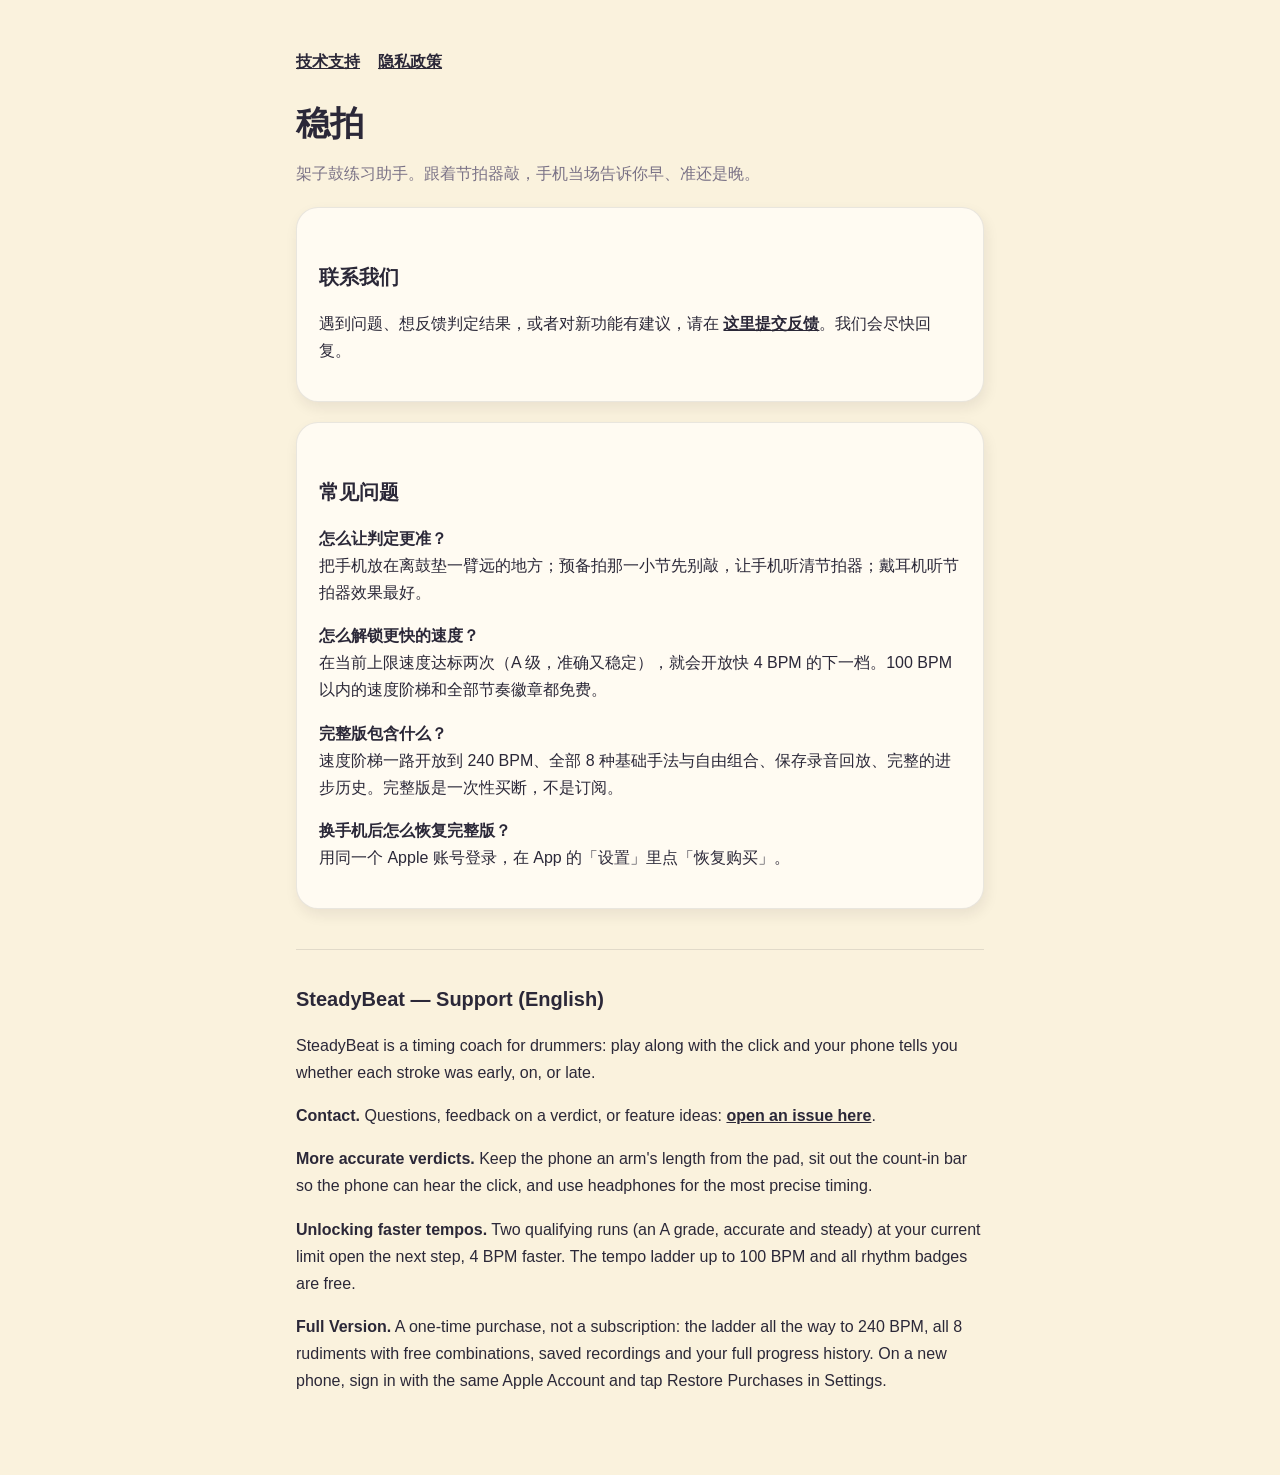
<file: index.html>
<!doctype html>
<html lang="zh-Hans">
<head>
<meta charset="utf-8">
<meta name="viewport" content="width=device-width, initial-scale=1">
<title>稳拍 · 技术支持</title>
<link rel="stylesheet" href="style.css">
</head>
<body>
<main>
  <nav><a href="./">技术支持</a><a href="privacy.html">隐私政策</a></nav>
  <h1>稳拍</h1>
  <p class="muted">架子鼓练习助手。跟着节拍器敲，手机当场告诉你早、准还是晚。</p>

  <div class="card">
    <h2>联系我们</h2>
    <p>遇到问题、想反馈判定结果，或者对新功能有建议，请在
      <a href="https://github.com/wdhzw/yagu-app-site/issues">这里提交反馈</a>。我们会尽快回复。</p>
  </div>

  <div class="card">
    <h2>常见问题</h2>
    <p><strong>怎么让判定更准？</strong><br>把手机放在离鼓垫一臂远的地方；预备拍那一小节先别敲，让手机听清节拍器；戴耳机听节拍器效果最好。</p>
    <p><strong>怎么解锁更快的速度？</strong><br>在当前上限速度达标两次（A 级，准确又稳定），就会开放快 4 BPM 的下一档。100 BPM 以内的速度阶梯和全部节奏徽章都免费。</p>
    <p><strong>完整版包含什么？</strong><br>速度阶梯一路开放到 240 BPM、全部 8 种基础手法与自由组合、保存录音回放、完整的进步历史。完整版是一次性买断，不是订阅。</p>
    <p><strong>换手机后怎么恢复完整版？</strong><br>用同一个 Apple 账号登录，在 App 的「设置」里点「恢复购买」。</p>
  </div>

  <hr style="border:none;border-top:1px solid rgba(43,40,56,.12);margin:40px 0 24px">
  <h2>SteadyBeat — Support (English)</h2>
  <p>SteadyBeat is a timing coach for drummers: play along with the click and your phone tells you whether each stroke was early, on, or late.</p>
  <p><strong>Contact.</strong> Questions, feedback on a verdict, or feature ideas: <a href="https://github.com/wdhzw/yagu-app-site/issues">open an issue here</a>.</p>
  <p><strong>More accurate verdicts.</strong> Keep the phone an arm's length from the pad, sit out the count-in bar so the phone can hear the click, and use headphones for the most precise timing.</p>
  <p><strong>Unlocking faster tempos.</strong> Two qualifying runs (an A grade, accurate and steady) at your current limit open the next step, 4 BPM faster. The tempo ladder up to 100 BPM and all rhythm badges are free.</p>
  <p><strong>Full Version.</strong> A one-time purchase, not a subscription: the ladder all the way to 240 BPM, all 8 rudiments with free combinations, saved recordings and your full progress history. On a new phone, sign in with the same Apple Account and tap Restore Purchases in Settings.</p>
</main>
</body>
</html>
</file>
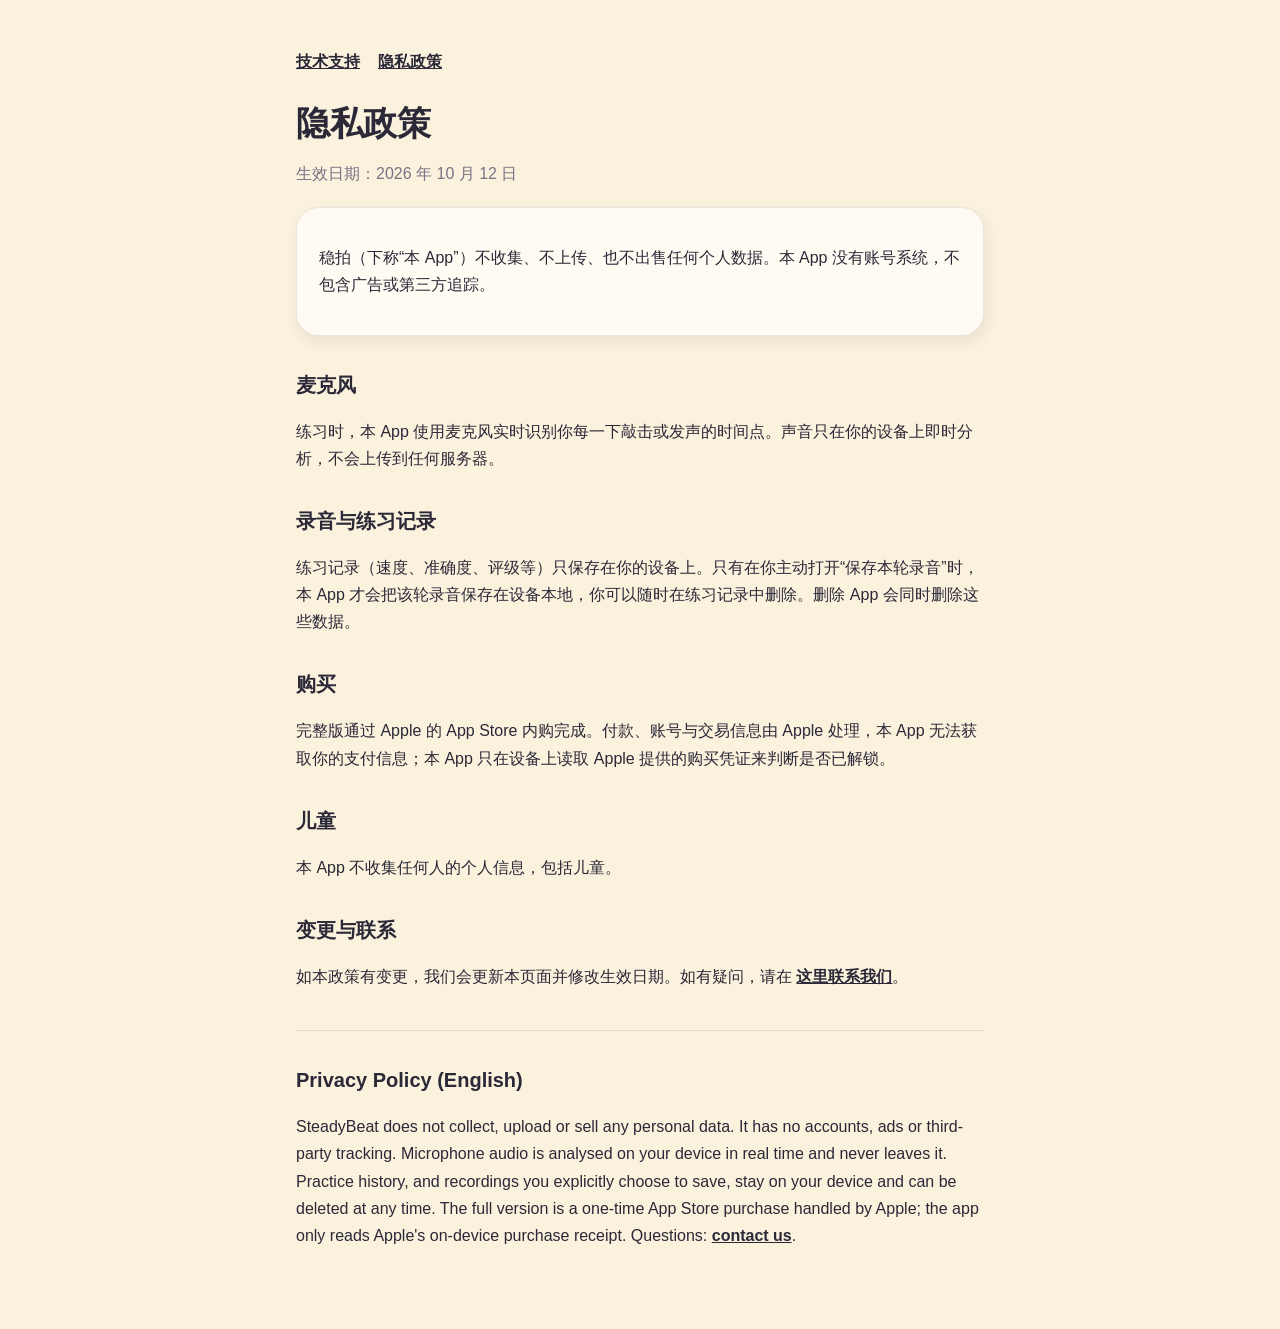
<file: privacy.html>
<!doctype html>
<html lang="zh-Hans">
<head>
<meta charset="utf-8">
<meta name="viewport" content="width=device-width, initial-scale=1">
<title>稳拍 · 隐私政策</title>
<link rel="stylesheet" href="style.css">
</head>
<body>
<main>
  <nav><a href="./">技术支持</a><a href="privacy.html">隐私政策</a></nav>
  <h1>隐私政策</h1>
  <p class="muted">生效日期：2026 年 10 月 12 日</p>

  <div class="card">
    <p>稳拍（下称“本 App”）不收集、不上传、也不出售任何个人数据。本 App 没有账号系统，不包含广告或第三方追踪。</p>
  </div>

  <h2>麦克风</h2>
  <p>练习时，本 App 使用麦克风实时识别你每一下敲击或发声的时间点。声音只在你的设备上即时分析，不会上传到任何服务器。</p>

  <h2>录音与练习记录</h2>
  <p>练习记录（速度、准确度、评级等）只保存在你的设备上。只有在你主动打开“保存本轮录音”时，本 App 才会把该轮录音保存在设备本地，你可以随时在练习记录中删除。删除 App 会同时删除这些数据。</p>

  <h2>购买</h2>
  <p>完整版通过 Apple 的 App Store 内购完成。付款、账号与交易信息由 Apple 处理，本 App 无法获取你的支付信息；本 App 只在设备上读取 Apple 提供的购买凭证来判断是否已解锁。</p>

  <h2>儿童</h2>
  <p>本 App 不收集任何人的个人信息，包括儿童。</p>

  <h2>变更与联系</h2>
  <p>如本政策有变更，我们会更新本页面并修改生效日期。如有疑问，请在
    <a href="https://github.com/wdhzw/yagu-app-site/issues">这里联系我们</a>。</p>

  <hr style="border:none;border-top:1px solid rgba(43,40,56,.12);margin:40px 0 24px">
  <h2>Privacy Policy (English)</h2>
  <p>SteadyBeat does not collect, upload or sell any personal data. It has no accounts, ads or third-party tracking. Microphone audio is analysed on your device in real time and never leaves it. Practice history, and recordings you explicitly choose to save, stay on your device and can be deleted at any time. The full version is a one-time App Store purchase handled by Apple; the app only reads Apple's on-device purchase receipt. Questions: <a href="https://github.com/wdhzw/yagu-app-site/issues">contact us</a>.</p>
</main>
</body>
</html>
</file>
<file: style.css>
:root { --paper:#FAF2DD; --sheet:#FFFBF2; --ink:#2B2838; --muted:#7A7286; }
* { box-sizing: border-box; }
body { margin:0; background:var(--paper); color:var(--ink);
  font:16px/1.7 -apple-system, "PingFang SC", "Helvetica Neue", sans-serif; }
main { max-width:720px; margin:0 auto; padding:48px 16px 64px; }
h1 { font-size:34px; line-height:1.2; margin:0 0 6px; letter-spacing:-.01em; }
h2 { font-size:20px; margin:32px 0 8px; }
p, li { color:var(--ink); }
.muted { color:var(--muted); }
.card { background:var(--sheet); border:1px solid rgba(43,40,56,.1); border-radius:22px;
  padding:20px 22px; margin:20px 0; box-shadow:2px 6px 14px rgba(36,26,32,.08); }
a { color:var(--ink); font-weight:600; }
nav { display:flex; gap:18px; margin-bottom:28px; font-weight:600; }
</file>
